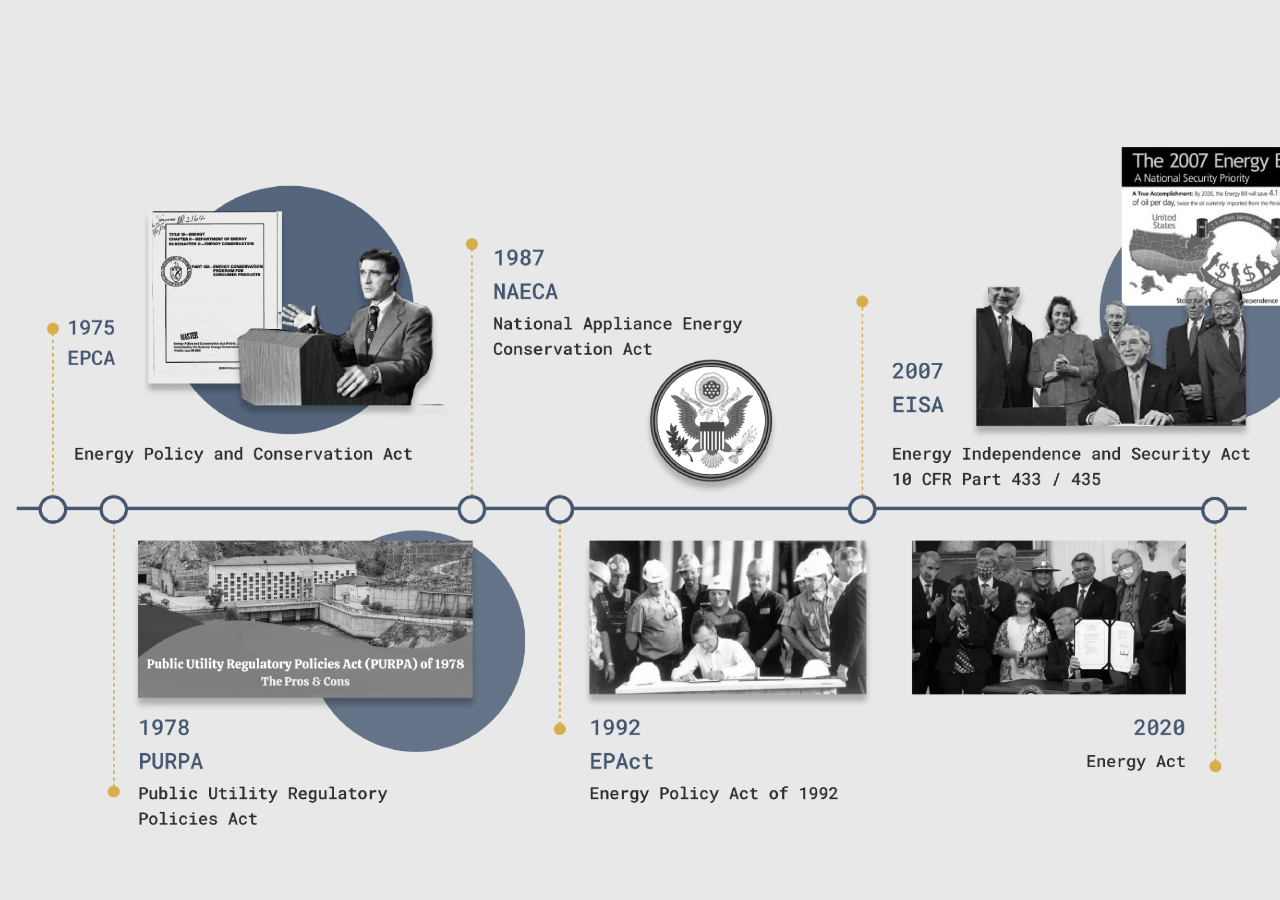
<file: public/energy_timeline.html>
<!DOCTYPE html>
<html lang="en">
<head>
  <meta charset="UTF-8" />
  <title>Federal Energy Law Timeline</title>
  <style>
    * {
      margin: 0;
      padding: 0;
      box-sizing: border-box;
    }

    html, body {
      overflow: hidden;
      background: #e8e8e8;
      font-family: "Courier New", Courier, monospace;
      height: 100%;
      width: 100%;
    }

    .timeline-container {
      position: relative;
      width: 100%;
      height: 100%;
      background-image: url('timeline-bg.png');
      background-size: cover;
      background-position: center top;
      background-repeat: no-repeat;
    }

    /* Interactive hotspots */
    .hotspot {
      position: absolute;
      cursor: pointer;
      border-radius: 8px;
      transition: all 0.3s ease;
    }

    .hotspot:hover {
      background: rgba(155, 184, 211, 0.15);
      box-shadow: 0 0 20px rgba(155, 184, 211, 0.3);
    }

    /* Popup tooltip */
    .popup {
      position: fixed;
      background: #ffffff;
      border-radius: 12px;
      padding: 20px;
      box-shadow: 0 10px 40px rgba(0, 0, 0, 0.25);
      max-width: 400px;
      z-index: 1000;
      opacity: 0;
      visibility: hidden;
      transform: translateY(10px);
      transition: all 0.3s ease;
      pointer-events: none;
    }

    .popup.visible {
      opacity: 1;
      visibility: visible;
      transform: translateY(0);
    }

    .popup-header {
      display: flex;
      align-items: center;
      gap: 12px;
      margin-bottom: 12px;
      padding-bottom: 12px;
      border-bottom: 2px solid #9BB8D3;
    }

    .popup-year {
      font-size: 1.5rem;
      color: #D1B05C;
      font-weight: 700;
    }

    .popup-abbr {
      font-size: 1.2rem;
      color: #1f2937;
      font-weight: 700;
    }

    .popup-fullname {
      font-size: 0.85rem;
      color: #6b7280;
      font-style: italic;
      margin-bottom: 12px;
    }

    .popup-description {
      font-size: 0.85rem;
      color: #4b5563;
      line-height: 1.7;
    }

  </style>
</head>
<body>

<div class="timeline-container">
  <!-- Hotspots positioned over each law in the image -->
  
  <!-- 1975 EPCA - Top left -->
  <div class="hotspot" id="hotspot-epca" 
       style="left: 10%; top: 18%; width: 25%; height: 35%;"
       data-year="1975"
       data-abbr="EPCA"
       data-fullname="Energy Policy and Conservation Act of 1975"
       data-description="Established the foundation of U.S. federal energy policy. Created national energy conservation programs, fuel economy standards (CAFE), and the Strategic Petroleum Reserve. Set early authority for appliance and building-related energy efficiency standards.">
  </div>

  <!-- 1978 PURPA - Bottom left -->
  <div class="hotspot" id="hotspot-purpa"
       style="left: 13%; top: 56%; width: 22%; height: 35%;"
       data-year="1978"
       data-abbr="PURPA"
       data-fullname="Public Utility Regulatory Policies Act of 1978"
       data-description="Promoted energy efficiency and renewable energy by requiring utilities to buy power from qualifying renewable and cogeneration facilities. Influenced national energy demand and helped shift utilities toward cleaner generation sources.">
  </div>

  <!-- 1987 NAECA - Top center -->
  <div class="hotspot" id="hotspot-naeca"
       style="left: 36%; top: 22%; width: 20%; height: 32%;"
       data-year="1987"
       data-abbr="NAECA"
       data-fullname="National Appliance Energy Conservation Act of 1987"
       data-description="Created federal minimum energy efficiency standards for major appliances used in buildings (HVAC equipment, water heaters, lighting, refrigerators, etc.). Key to reducing building energy use through equipment performance requirements.">
  </div>

  <!-- 1992 EPAct - Bottom center -->
  <div class="hotspot" id="hotspot-epact"
       style="left: 42%; top: 56%; width: 18%; height: 35%;"
       data-year="1992"
       data-abbr="EPAct"
       data-fullname="Energy Policy Act of 1992"
       data-description="Expanded energy efficiency and renewable energy programs. Required states to adopt or consider national model energy codes (ASHRAE/IECC), marking the first major nationwide push for building energy code adoption. Added utility efficiency programs and tax incentives.">
  </div>

  <!-- 2007 EISA - Top right -->
  <div class="hotspot" id="hotspot-eisa"
       style="left: 60%; top: 16%; width: 28%; height: 38%;"
       data-year="2007"
       data-abbr="EISA"
       data-fullname="Energy Independence and Security Act of 2007 + 10 CFR Part 433/435"
       data-description="Strengthened federal building energy standards, expanded appliance efficiency requirements, increased renewable energy mandates. 10 CFR Part 433 requires new federal commercial buildings to meet ASHRAE 90.1-based performance levels (30% better than baseline). Part 435 sets standards for low-rise federal residential buildings.">
  </div>

  <!-- 2020 Energy Act - Bottom right -->
  <div class="hotspot" id="hotspot-energyact"
       style="left: 62%; top: 56%; width: 18%; height: 35%;"
       data-year="2020"
       data-abbr="Energy Act"
       data-fullname="Energy Act of 2020"
       data-description="Modernized federal energy and water efficiency requirements. Expanded metering, reporting, and performance tracking for federal buildings. Updated programs related to HVAC, building systems, grid integration, and technology deployment.">
  </div>

</div>

<div class="popup" id="popup">
  <div class="popup-header">
    <span class="popup-year" id="popup-year"></span>
    <span class="popup-abbr" id="popup-abbr"></span>
  </div>
  <div class="popup-fullname" id="popup-fullname"></div>
  <div class="popup-description" id="popup-description"></div>
</div>

<script>
const hotspots = document.querySelectorAll('.hotspot');
const popup = document.getElementById('popup');
const popupYear = document.getElementById('popup-year');
const popupAbbr = document.getElementById('popup-abbr');
const popupFullname = document.getElementById('popup-fullname');
const popupDescription = document.getElementById('popup-description');

hotspots.forEach(hotspot => {
  hotspot.addEventListener('mouseenter', (e) => {
    popupYear.textContent = hotspot.dataset.year;
    popupAbbr.textContent = hotspot.dataset.abbr;
    popupFullname.textContent = hotspot.dataset.fullname;
    popupDescription.textContent = hotspot.dataset.description;
    popup.classList.add('visible');
  });

  hotspot.addEventListener('mousemove', (e) => {
    const x = e.clientX + 20;
    const y = e.clientY + 20;
    
    const popupRect = popup.getBoundingClientRect();
    const maxX = window.innerWidth - popupRect.width - 20;
    const maxY = window.innerHeight - popupRect.height - 20;
    
    popup.style.left = Math.min(x, maxX) + 'px';
    popup.style.top = Math.min(y, maxY) + 'px';
  });

  hotspot.addEventListener('mouseleave', () => {
    popup.classList.remove('visible');
  });
});
</script>

</body>
</html>
</file>
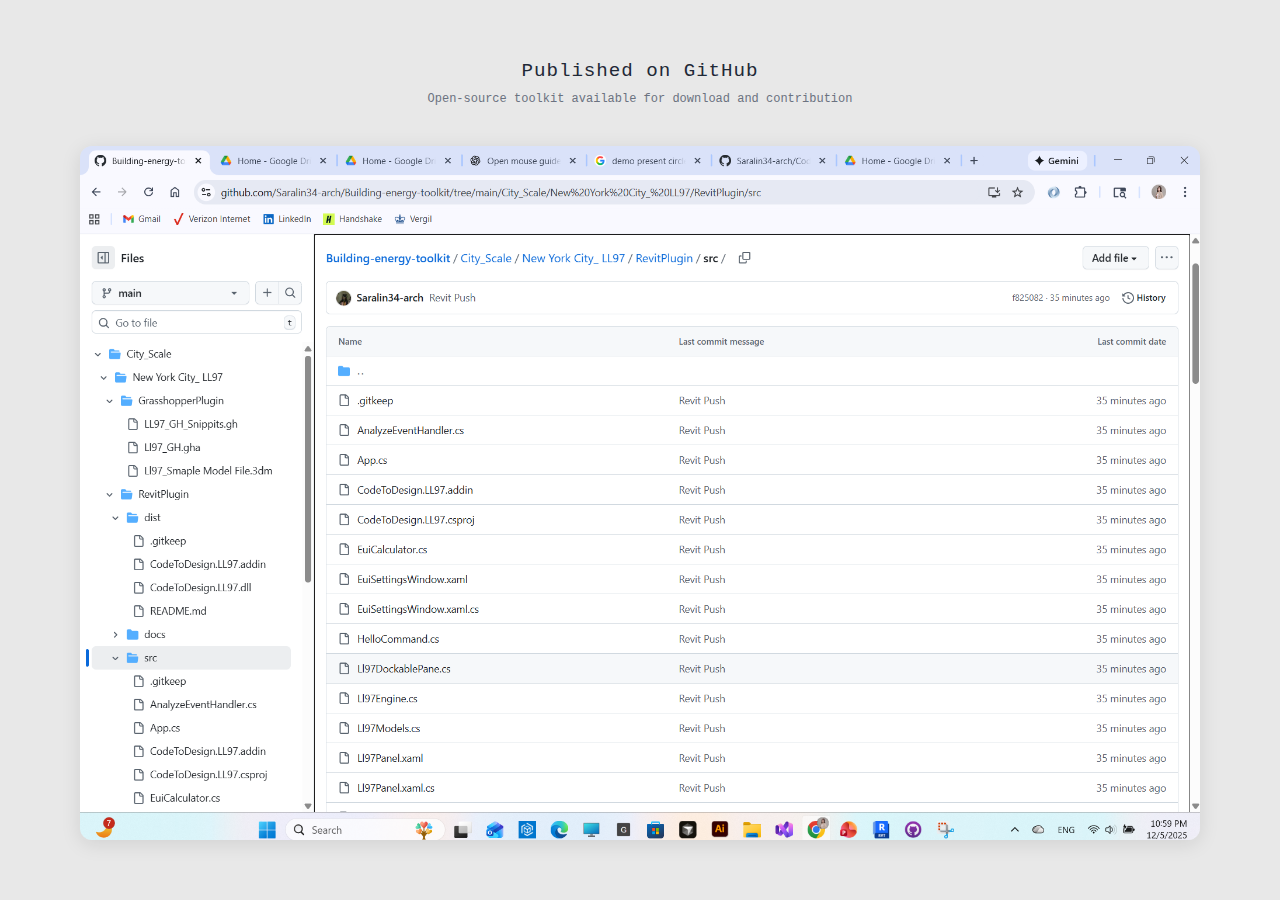
<file: public/github_repo.html>
<!DOCTYPE html>
<html lang="en">
<head>
  <meta charset="UTF-8" />
  <title>Published Repository</title>
  <style>
    * {
      margin: 0;
      padding: 0;
      box-sizing: border-box;
    }

    html, body {
      overflow: hidden;
      background: #e8e8e8;
      font-family: "Courier New", Courier, monospace;
      height: 100%;
      width: 100%;
    }

    .container {
      padding: 60px 80px;
      height: 100%;
      display: flex;
      flex-direction: column;
      align-items: center;
      justify-content: center;
    }

    .header {
      text-align: center;
      margin-bottom: 40px;
    }

    .title {
      font-size: 1.2rem;
      font-weight: 400;
      color: #1f2937;
      letter-spacing: 0.05em;
      margin-bottom: 10px;
    }

    .subtitle {
      font-size: 0.75rem;
      color: #6b7280;
    }

    .image-container {
      width: 100%;
      max-width: 1200px;
      border-radius: 12px;
      overflow: hidden;
      box-shadow: 0 4px 20px rgba(0, 0, 0, 0.1);
    }

    .repo-image {
      width: 100%;
      height: auto;
      display: block;
    }

  </style>
</head>
<body>

<div class="container">
  <div class="header">
    <h1 class="title">Published on GitHub</h1>
    <p class="subtitle">Open-source toolkit available for download and contribution</p>
  </div>

  <div class="image-container">
    <img src="Publish!.png" alt="GitHub Repository" class="repo-image">
  </div>
</div>

</body>
</html>
</file>
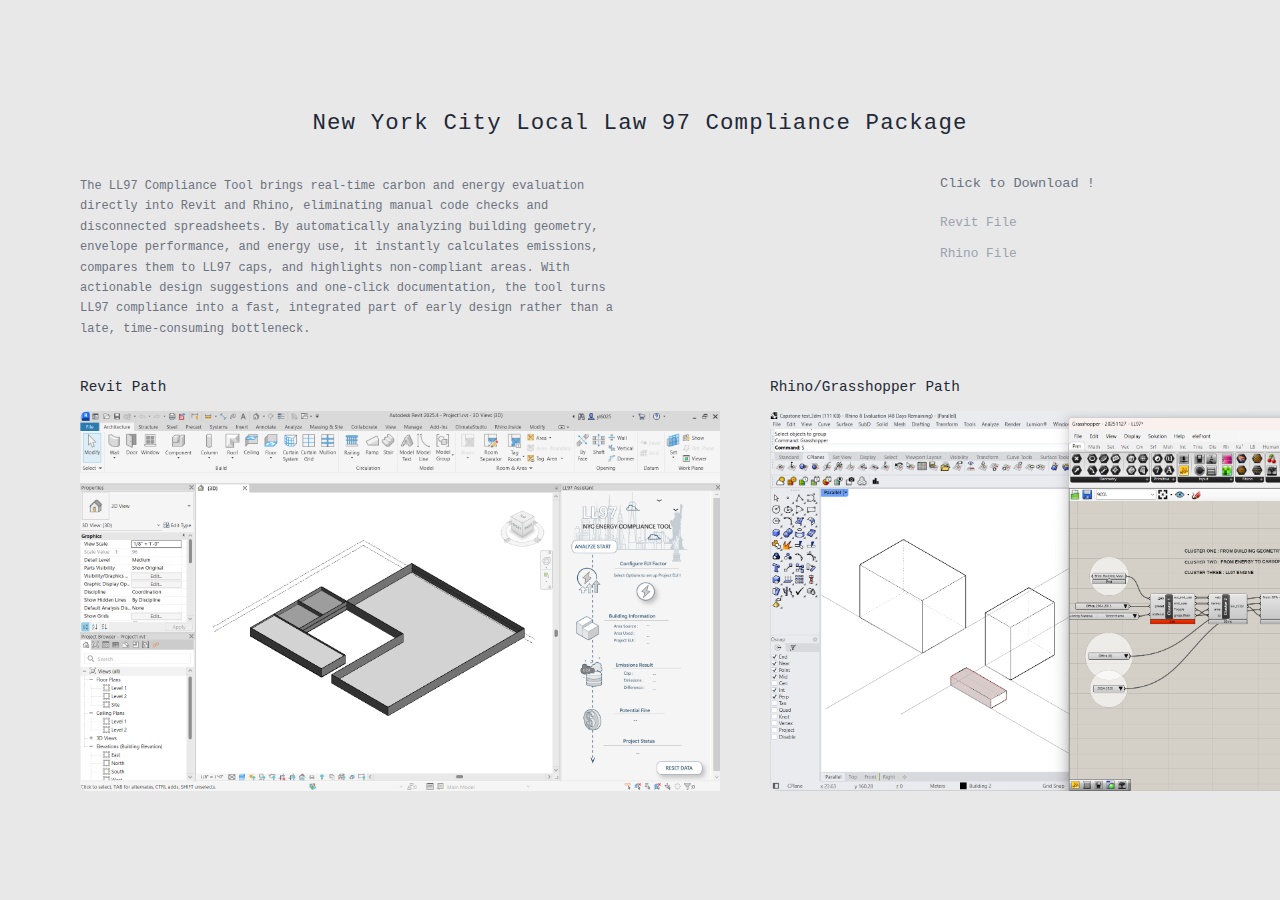
<file: public/ll97_package.html>
<!DOCTYPE html>
<html lang="en">
<head>
  <meta charset="UTF-8" />
  <title>NYC Local Law 97 Compliance Package</title>
  <style>
    * {
      margin: 0;
      padding: 0;
      box-sizing: border-box;
    }

    html, body {
      overflow: hidden;
      background: #e8e8e8;
      font-family: "Courier New", Courier, monospace;
      height: 100%;
      width: 100%;
    }

    .container {
      padding: 80px;
      height: 100%;
      display: flex;
      flex-direction: column;
    }

    .header {
      text-align: center;
      margin-bottom: 40px;
      margin-top: 30px;
    }

    .title {
      font-size: 1.4rem;
      font-weight: 400;
      color: #1f2937;
      letter-spacing: 0.05em;
    }

    .content {
      display: flex;
      gap: 60px;
      flex: 1;
      position: relative;
    }

    .main-content {
      flex: 1;
      max-width: 1000px;
    }

    .description {
      font-size: 0.75rem;
      color: #6b7280;
      line-height: 1.7;
      margin-bottom: 40px;
      max-width: 550px;
    }

    .demos {
      display: flex;
      gap: 40px;
      justify-content: flex-start;
    }

    .demo-section {
      flex: 0 0 auto;
      width: 500px;
    }

    .demo-title {
      font-size: 0.9rem;
      font-weight: 400;
      color: #1f2937;
      margin-bottom: 16px;
    }

    .demo-placeholder {
      width: 100%;
      height: 380px;
      background: #cfd4dc;
      border-radius: 8px;
      display: flex;
      align-items: center;
      justify-content: flex-start;
      color: #8b95a5;
      font-size: 0.9rem;
    }

    /* Sidebar */
    .sidebar {
      width: 180px;
      padding-top: 0;
      position: absolute;
      right: 80px;
      top: 0;
    }

    .sidebar-title {
      font-size: 0.85rem;
      font-weight: 400;
      color: #6b7280;
      margin-bottom: 24px;
    }

    .download-list {
      display: flex;
      flex-direction: column;
      gap: 16px;
    }

    .download-link {
      font-size: 0.8rem;
      color: #9ca3af;
      text-decoration: none;
      transition: color 0.2s ease;
      cursor: pointer;
      position: relative;
      padding-right: 20px;
    }

    .download-link::after {
      content: '↗';
      position: absolute;
      right: 0;
      top: 0;
      font-size: 0.85rem;
      color: #9ca3af;
      opacity: 0;
      transition: opacity 0.2s ease;
    }

    .download-link:hover {
      color: #1f2937;
    }

    .download-link:hover::after {
      opacity: 1;
    }

  </style>
</head>
<body>

<div class="container">
  <div class="header">
    <h1 class="title">New York City Local Law 97 Compliance Package</h1>
  </div>

  <div class="content">
    <div class="main-content">
      <p class="description">
        The LL97 Compliance Tool brings real-time carbon and energy evaluation directly into Revit and Rhino, eliminating manual code checks and disconnected spreadsheets. By automatically analyzing building geometry, envelope performance, and energy use, it instantly calculates emissions, compares them to LL97 caps, and highlights non-compliant areas. With actionable design suggestions and one-click documentation, the tool turns LL97 compliance into a fast, integrated part of early design rather than a late, time-consuming bottleneck.
      </p>

      <div class="demos">
        <div class="demo-section" style="width: 750px;">
          <h2 class="demo-title">Revit Path</h2>
          <div class="demo-placeholder" style="background: url('revit-demo.png') left center/contain no-repeat; width: 750px;">
          </div>
        </div>

        <div class="demo-section" style="width: 750px; margin-left: -100px;">
          <h2 class="demo-title">Rhino/Grasshopper Path</h2>
          <div class="demo-placeholder" style="background: url('rhino-demo.png') left center/contain no-repeat; width: 750px;">
          </div>
        </div>
      </div>
    </div>

    <div class="sidebar">
      <h3 class="sidebar-title">Click to Download !</h3>
      <div class="download-list">
        <a class="download-link" href="#">Revit File</a>
        <a class="download-link" href="#">Rhino File</a>
      </div>
    </div>
  </div>
</div>

</body>
</html>
</file>
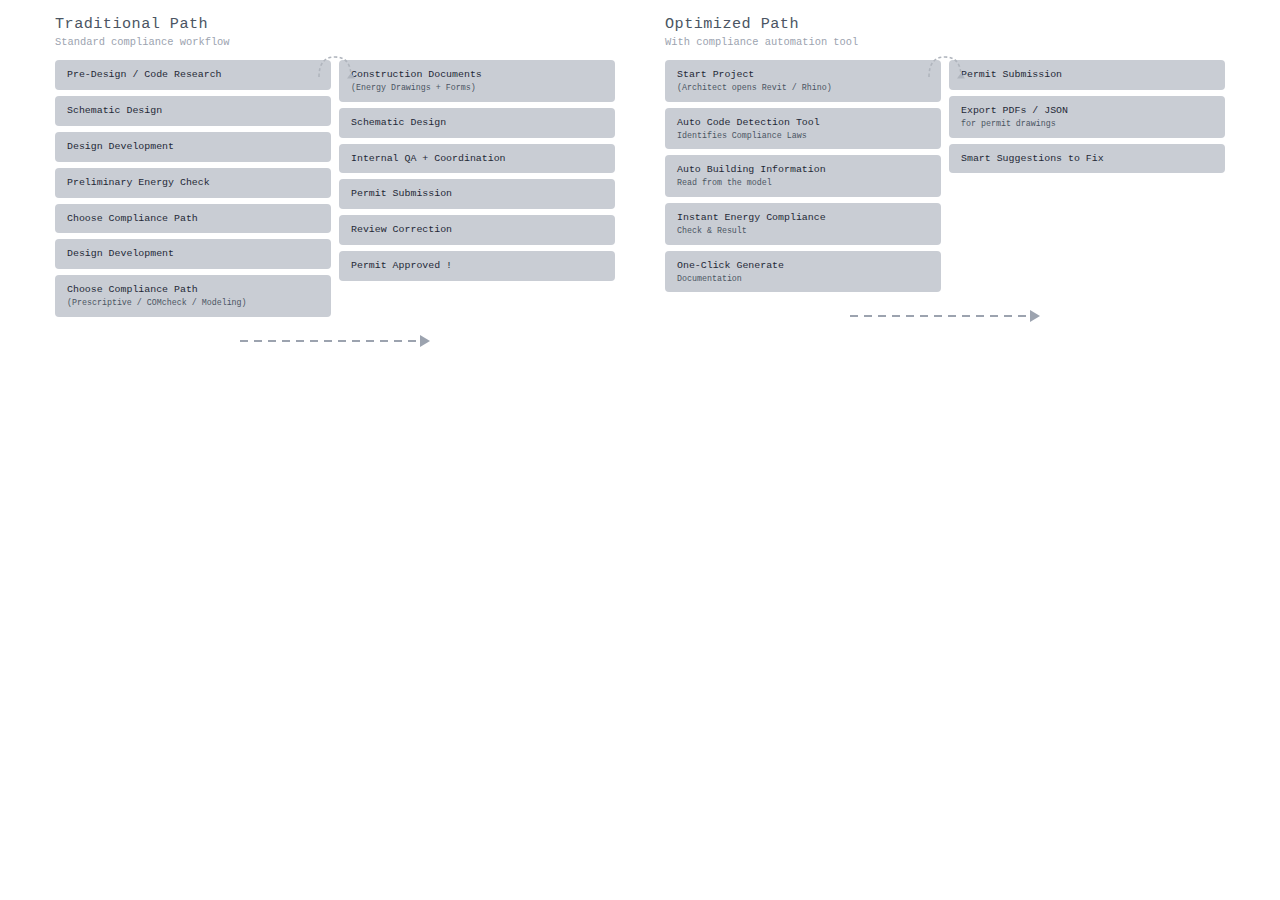
<file: public/workflow_comparison.html>
<!DOCTYPE html>
<html lang="en">
<head>
  <meta charset="UTF-8" />
  <title>Workflow Comparison</title>
  <style>
    * {
      margin: 0;
      padding: 0;
      box-sizing: border-box;
    }

    html, body {
      overflow: hidden;
      background: transparent;
      font-family: "Courier New", Courier, monospace;
      height: 100%;
      width: 100%;
    }

    .container {
      padding: 15px 30px;
      height: 100%;
      display: flex;
      gap: 50px;
      justify-content: center;
      align-items: flex-start;
    }

    .workflow-section {
      flex: 0 0 auto;
      width: 560px;
    }

    .workflow-header {
      margin-bottom: 12px;
    }

    .workflow-title {
      font-size: 0.95rem;
      font-weight: 400;
      color: #4b5563;
      letter-spacing: 0.03em;
      margin-bottom: 3px;
    }

    .workflow-subtitle {
      font-size: 0.65rem;
      color: #9ca3af;
    }

    .flow-columns {
      display: flex;
      gap: 8px;
      position: relative;
    }

    .flow-column {
      flex: 1;
      display: flex;
      flex-direction: column;
      gap: 6px;
    }

    .step {
      background: #c9cdd4;
      border-radius: 4px;
      padding: 8px 12px;
      text-align: left;
    }

    .step-title {
      font-size: 0.62rem;
      font-weight: 400;
      color: #1f2937;
      line-height: 1.4;
    }

    .step-desc {
      font-size: 0.52rem;
      color: #4b5563;
      line-height: 1.3;
      margin-top: 1px;
    }

    /* Curved arrow between columns - at top */
    .curve-arrow {
      position: absolute;
      top: -8px;
      left: 50%;
      transform: translateX(-50%);
      width: 40px;
      height: 30px;
    }

    .curve-arrow svg {
      width: 100%;
      height: 100%;
    }

    /* Bottom dashed arrow */
    .flow-arrow {
      position: absolute;
      bottom: -30px;
      left: 50%;
      transform: translateX(-50%);
      display: flex;
      align-items: center;
    }

    .arrow-line {
      width: 180px;
      height: 2px;
      background: repeating-linear-gradient(
        to right,
        #9ca3af 0,
        #9ca3af 8px,
        transparent 8px,
        transparent 14px
      );
    }

    .arrow-head {
      width: 0;
      height: 0;
      border-top: 6px solid transparent;
      border-bottom: 6px solid transparent;
      border-left: 10px solid #9ca3af;
    }

  </style>
</head>
<body>

<div class="container">
  <!-- Traditional Path -->
  <div class="workflow-section">
    <div class="workflow-header">
      <h2 class="workflow-title">Traditional Path</h2>
      <p class="workflow-subtitle">Standard compliance workflow</p>
    </div>
    <div class="flow-columns">
      <!-- Curved arrow at top -->
      <div class="curve-arrow">
        <svg viewBox="0 0 50 35" fill="none">
          <path d="M5 30 Q5 5, 25 5 Q45 5, 45 30" stroke="#b0b5bd" stroke-width="2" fill="none" stroke-dasharray="4 3"/>
          <polygon points="45,25 50,32 40,32" fill="#b0b5bd"/>
        </svg>
      </div>
      
      <!-- Left Column - flows down -->
      <div class="flow-column">
        <div class="step">
          <div class="step-title">Pre-Design / Code Research</div>
        </div>
        <div class="step">
          <div class="step-title">Schematic Design</div>
        </div>
        <div class="step">
          <div class="step-title">Design Development</div>
        </div>
        <div class="step">
          <div class="step-title">Preliminary Energy Check</div>
        </div>
        <div class="step">
          <div class="step-title">Choose Compliance Path</div>
        </div>
        <div class="step">
          <div class="step-title">Design Development</div>
        </div>
        <div class="step">
          <div class="step-title">Choose Compliance Path</div>
          <div class="step-desc">(Prescriptive / COMcheck / Modeling)</div>
        </div>
      </div>
      
      <!-- Right Column - flows down -->
      <div class="flow-column">
        <div class="step">
          <div class="step-title">Construction Documents</div>
          <div class="step-desc">(Energy Drawings + Forms)</div>
        </div>
        <div class="step">
          <div class="step-title">Schematic Design</div>
        </div>
        <div class="step">
          <div class="step-title">Internal QA + Coordination</div>
        </div>
        <div class="step">
          <div class="step-title">Permit Submission</div>
        </div>
        <div class="step">
          <div class="step-title">Review Correction</div>
        </div>
        <div class="step">
          <div class="step-title">Permit Approved !</div>
        </div>
      </div>
      
      <!-- Bottom Arrow -->
      <div class="flow-arrow">
        <div class="arrow-line"></div>
        <div class="arrow-head"></div>
      </div>
    </div>
  </div>

  <!-- Optimized Path -->
  <div class="workflow-section">
    <div class="workflow-header">
      <h2 class="workflow-title">Optimized Path</h2>
      <p class="workflow-subtitle">With compliance automation tool</p>
    </div>
    <div class="flow-columns">
      <!-- Curved arrow at top -->
      <div class="curve-arrow">
        <svg viewBox="0 0 50 35" fill="none">
          <path d="M5 30 Q5 5, 25 5 Q45 5, 45 30" stroke="#b0b5bd" stroke-width="2" fill="none" stroke-dasharray="4 3"/>
          <polygon points="45,25 50,32 40,32" fill="#b0b5bd"/>
        </svg>
      </div>
      
      <!-- Left Column - flows down -->
      <div class="flow-column">
        <div class="step">
          <div class="step-title">Start Project</div>
          <div class="step-desc">(Architect opens Revit / Rhino)</div>
        </div>
        <div class="step">
          <div class="step-title">Auto Code Detection Tool</div>
          <div class="step-desc">Identifies Compliance Laws</div>
        </div>
        <div class="step">
          <div class="step-title">Auto Building Information</div>
          <div class="step-desc">Read from the model</div>
        </div>
        <div class="step">
          <div class="step-title">Instant Energy Compliance</div>
          <div class="step-desc">Check & Result</div>
        </div>
        <div class="step">
          <div class="step-title">One-Click Generate</div>
          <div class="step-desc">Documentation</div>
        </div>
      </div>
      
      <!-- Right Column - flows down -->
      <div class="flow-column">
        <div class="step">
          <div class="step-title">Permit Submission</div>
        </div>
        <div class="step">
          <div class="step-title">Export PDFs / JSON</div>
          <div class="step-desc">for permit drawings</div>
        </div>
        <div class="step">
          <div class="step-title">Smart Suggestions to Fix</div>
        </div>
      </div>
      
      <!-- Bottom Arrow -->
      <div class="flow-arrow">
        <div class="arrow-line"></div>
        <div class="arrow-head"></div>
      </div>
    </div>
  </div>
</div>

</body>
</html>
</file>
